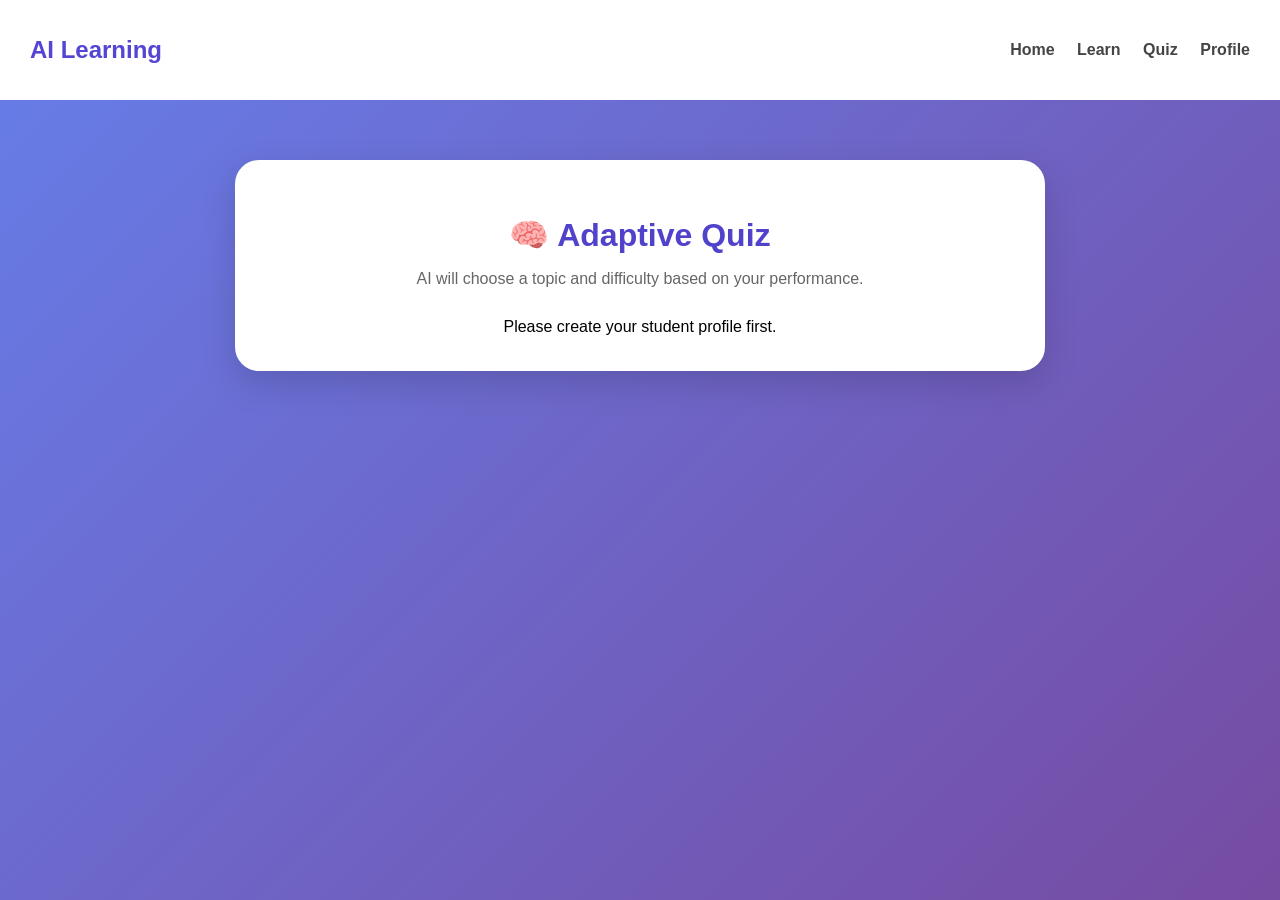
<file: templates/adaptive.html>
<!DOCTYPE html>
<html lang="en">

<head>
    <meta charset="UTF-8">
    <meta name="viewport" content="width=device-width, initial-scale=1.0">

    <title>Adaptive Quiz</title>

    <style>
        * {
            box-sizing: border-box;
            font-family: Arial, sans-serif;
        }

        body {
            margin: 0;
            min-height: 100vh;
            background: linear-gradient(135deg, #667eea, #764ba2);
        }

        nav {
            background: white;
            padding: 16px 30px;
            display: flex;
            justify-content: space-between;
            align-items: center;
        }

        nav h2 {
            color: #5545d4;
        }

        nav a {
            text-decoration: none;
            color: #444;
            margin-left: 18px;
            font-weight: bold;
        }

        .container {
            max-width: 850px;
            margin: 40px auto;
            padding: 20px;
        }

        .card {
            background: white;
            border-radius: 24px;
            padding: 35px;
            text-align: center;
            box-shadow: 0 12px 35px rgba(0,0,0,0.15);
        }

        h1 {
            color: #5142cc;
            margin-bottom: 10px;
        }

        .subtitle {
            color: #666;
            margin-bottom: 30px;
        }

        .analysis {
            background: #f5f3ff;
            border-radius: 18px;
            padding: 25px;
            margin-bottom: 25px;
        }

        .analysis h2 {
            color: #5545d4;
        }

        .topic {
            font-size: 25px;
            font-weight: bold;
            margin: 12px 0;
        }

        .accuracy {
            font-size: 18px;
            color: #666;
        }

        .difficulty {
            display: inline-block;
            margin-top: 15px;
            padding: 8px 18px;
            border-radius: 20px;
            background: #e8e4ff;
            color: #5545d4;
            font-weight: bold;
        }

        button {
            border: none;
            padding: 15px 28px;
            border-radius: 14px;
            background: #5545d4;
            color: white;
            font-size: 16px;
            font-weight: bold;
            cursor: pointer;
        }

        button:hover {
            opacity: 0.9;
        }

        .message {
            margin-top: 20px;
            color: #666;
        }
    </style>
</head>

<body>

<nav>

    <h2>AI Learning</h2>

    <div>
        <a href="/">Home</a>
        <a href="/learn">Learn</a>
        <a href="/quiz">Quiz</a>
        <a href="/profile">Profile</a>
    </div>

</nav>

<div class="container">

    <div class="card">

        <h1>🧠 Adaptive Quiz</h1>

        <p class="subtitle">
            AI will choose a topic and difficulty based on your performance.
        </p>

        <div id="loading">
            Analysing your learning progress...
        </div>

        <div id="analysis" style="display:none;">

            <div class="analysis">

                <h2>Recommended Practice</h2>

                <div class="topic" id="topic">
                    —
                </div>

                <div class="accuracy">
                    Previous Accuracy:
                    <strong id="accuracy">—</strong>
                </div>

                <div class="difficulty" id="difficulty">
                    —
                </div>

            </div>

            <button onclick="startAdaptiveQuiz()">
                Start Adaptive Quiz
            </button>

            <div class="message" id="message"></div>

        </div>

    </div>

</div>

<script>

    const studentId =
        localStorage.getItem("student_id") ||
        localStorage.getItem("studentId");

    let adaptiveTopic = "";

    async function loadAdaptiveRecommendation() {

        if (!studentId) {

            document.getElementById("loading").textContent =
                "Please create your student profile first.";

            return;
        }

        try {

            const response = await fetch(
                `/api/adaptive-quiz/${studentId}`
            );

            const data = await response.json();

            if (!data.success) {

                document.getElementById("loading").textContent =
                    data.message || "Complete a quiz first.";

                return;
            }

            adaptiveTopic = data.topic;

            document.getElementById("topic").textContent =
                data.topic;

            document.getElementById("accuracy").textContent =
                `${Number(data.accuracy).toFixed(1)}%`;

            document.getElementById("difficulty").textContent =
                `Difficulty: ${data.difficulty}`;

            document.getElementById("loading").style.display =
                "none";

            document.getElementById("analysis").style.display =
                "block";

        } catch (error) {

            console.error(error);

            document.getElementById("loading").textContent =
                "Could not analyse your progress.";
        }
    }


    function startAdaptiveQuiz() {

        if (!adaptiveTopic) {
            return;
        }

        localStorage.setItem(
            "adaptive_topic",
            adaptiveTopic
        );

        window.location.href =
            `/quiz?topic=${encodeURIComponent(adaptiveTopic)}`;
    }


    loadAdaptiveRecommendation();

</script>

</body>
</html>
</file>
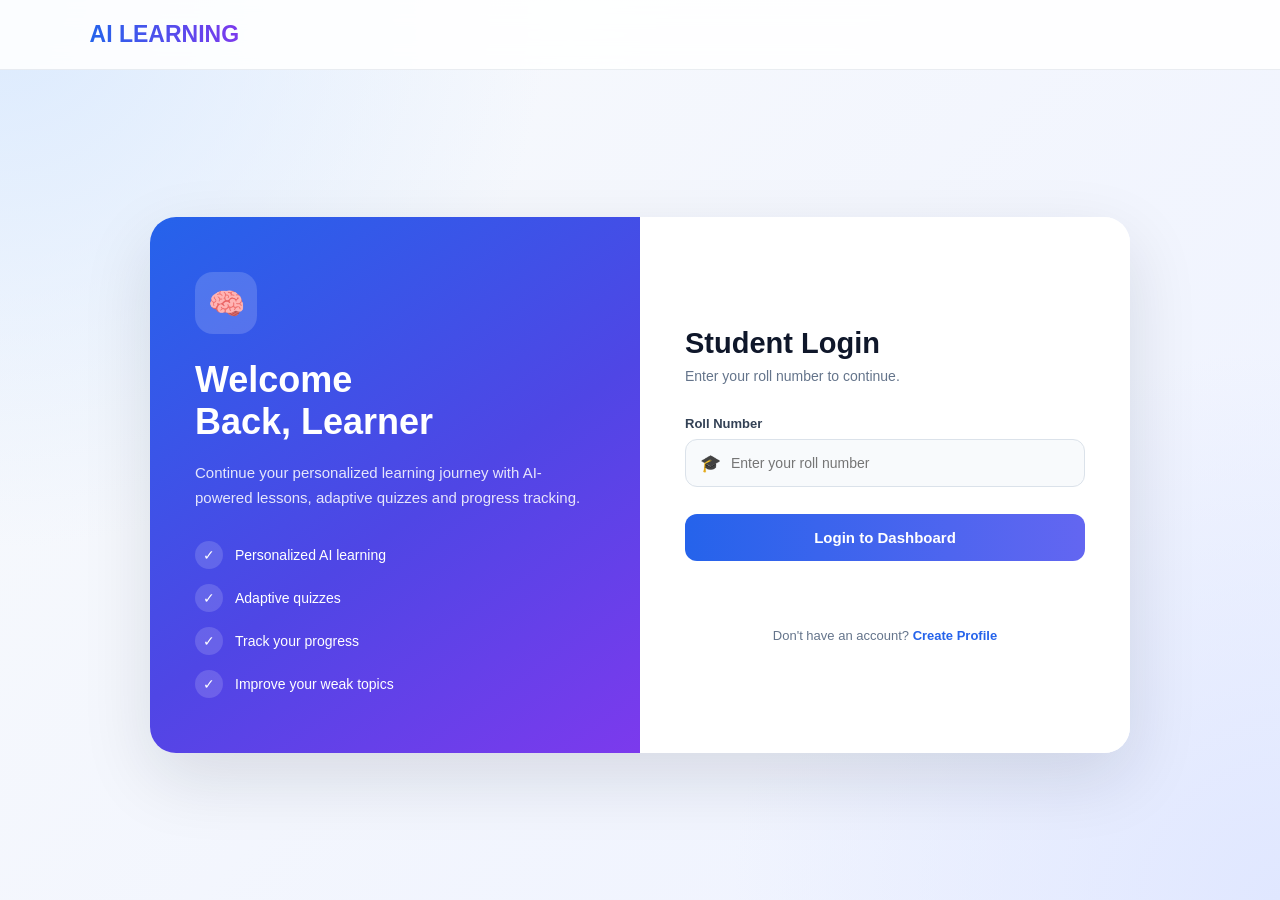
<file: templates/login.html>
<!DOCTYPE html>
<html lang="en">

<head>
    <meta charset="UTF-8">
    <meta name="viewport" content="width=device-width, initial-scale=1.0">

    <title>Student Login | AI Learning</title>

    <style>
        * {
            margin: 0;
            padding: 0;
            box-sizing: border-box;
            font-family: "Segoe UI", Arial, sans-serif;
        }

        body {
            min-height: 100vh;
            background:
                radial-gradient(circle at top left, #dbeafe 0%, transparent 35%),
                radial-gradient(circle at bottom right, #e0e7ff 0%, transparent 35%),
                linear-gradient(135deg, #f8fafc, #eef2ff);
            color: #1e293b;
        }

        nav {
            height: 70px;
            background: rgba(255, 255, 255, 0.88);
            backdrop-filter: blur(12px);
            display: flex;
            align-items: center;
            justify-content: space-between;
            padding: 0 7%;
            border-bottom: 1px solid rgba(148, 163, 184, 0.2);
        }

        .logo {
            font-size: 23px;
            font-weight: 800;
            background: linear-gradient(90deg, #2563eb, #7c3aed);
            -webkit-background-clip: text;
            -webkit-text-fill-color: transparent;
        }

        .nav-links {
            display: flex;
            gap: 25px;
            align-items: center;
        }

        .nav-links a {
            text-decoration: none;
            color: #475569;
            font-size: 14px;
            font-weight: 600;
        }

        .nav-links a:hover {
            color: #2563eb;
        }

        .page {
            min-height: calc(100vh - 70px);
            display: flex;
            align-items: center;
            justify-content: center;
            padding: 45px 20px;
        }

        .login-wrapper {
            width: 100%;
            max-width: 980px;
            display: grid;
            grid-template-columns: 1fr 1fr;
            background: rgba(255, 255, 255, 0.92);
            border-radius: 26px;
            overflow: hidden;
            box-shadow: 0 25px 70px rgba(15, 23, 42, 0.12);
        }

        .welcome-panel {
            background: linear-gradient(145deg, #2563eb, #4f46e5 55%, #7c3aed);
            color: white;
            padding: 55px 45px;
            display: flex;
            flex-direction: column;
            justify-content: center;
        }

        .ai-icon {
            width: 62px;
            height: 62px;
            border-radius: 18px;
            background: rgba(255, 255, 255, 0.16);
            display: flex;
            align-items: center;
            justify-content: center;
            font-size: 30px;
            margin-bottom: 25px;
        }

        .welcome-panel h1 {
            font-size: 36px;
            line-height: 1.15;
            margin-bottom: 18px;
        }

        .welcome-panel p {
            color: rgba(255, 255, 255, 0.86);
            line-height: 1.7;
            font-size: 15px;
        }

        .features {
            margin-top: 30px;
            display: flex;
            flex-direction: column;
            gap: 15px;
        }

        .feature {
            display: flex;
            align-items: center;
            gap: 12px;
            font-size: 14px;
        }

        .feature span {
            width: 28px;
            height: 28px;
            border-radius: 50%;
            background: rgba(255, 255, 255, 0.15);
            display: flex;
            align-items: center;
            justify-content: center;
        }

        .form-panel {
            padding: 55px 45px;
            background: white;
            display: flex;
            flex-direction: column;
            justify-content: center;
        }

        .form-header {
            margin-bottom: 32px;
        }

        .form-header h2 {
            font-size: 29px;
            color: #0f172a;
            margin-bottom: 8px;
        }

        .form-header p {
            color: #64748b;
            font-size: 14px;
        }

        .form-group {
            margin-bottom: 22px;
        }

        .form-group label {
            display: block;
            margin-bottom: 8px;
            font-size: 13px;
            font-weight: 700;
            color: #334155;
        }

        .input-box {
            position: relative;
        }

        .input-icon {
            position: absolute;
            left: 15px;
            top: 50%;
            transform: translateY(-50%);
            color: #64748b;
            font-size: 17px;
            pointer-events: none;
        }

        input {
            width: 100%;
            padding: 15px 15px 15px 45px;
            border: 1px solid #dbe2ea;
            border-radius: 12px;
            background: #f8fafc;
            outline: none;
            font-size: 14px;
            color: #1e293b;
        }

        input:focus {
            background: white;
            border-color: #6366f1;
            box-shadow: 0 0 0 4px rgba(99, 102, 241, 0.1);
        }

        .login-btn {
            width: 100%;
            border: none;
            padding: 15px;
            border-radius: 12px;
            background: linear-gradient(90deg, #2563eb, #6366f1);
            color: white;
            font-size: 15px;
            font-weight: 700;
            cursor: pointer;
            margin-top: 5px;
        }

        .login-btn:hover {
            transform: translateY(-2px);
        }

        .login-btn:disabled {
            opacity: 0.7;
            cursor: not-allowed;
        }

        #message {
            min-height: 25px;
            margin-top: 17px;
            text-align: center;
            font-size: 13px;
            line-height: 1.5;
        }

        .register-text {
            text-align: center;
            margin-top: 25px;
            font-size: 13px;
            color: #64748b;
        }

        .register-text a {
            color: #2563eb;
            text-decoration: none;
            font-weight: 700;
        }

        @media (max-width: 760px) {
            nav {
                padding: 0 20px;
            }

            .nav-links {
                gap: 15px;
            }

            .nav-links a:nth-child(1),
            .nav-links a:nth-child(2) {
                display: none;
            }

            .login-wrapper {
                grid-template-columns: 1fr;
                max-width: 500px;
            }

            .welcome-panel {
                padding: 35px 30px;
            }

            .welcome-panel h1 {
                font-size: 28px;
            }

            .features {
                display: none;
            }

            .form-panel {
                padding: 40px 25px;
            }
        }
    </style>
</head>

<body>

    <nav>
        <div class="logo">
            AI LEARNING  
        </div>

    
    </nav>

    <section class="page">

        <div class="login-wrapper">

            <div class="welcome-panel">

                <div class="ai-icon">
                    🧠
                </div>

                <h1>
                    Welcome<br>
                    Back, Learner
                </h1>

                <p>
                    Continue your personalized learning journey
                    with AI-powered lessons, adaptive quizzes
                    and progress tracking.
                </p>

                <div class="features">

                    <div class="feature">
                        <span>✓</span>
                        Personalized AI learning
                    </div>

                    <div class="feature">
                        <span>✓</span>
                        Adaptive quizzes
                    </div>

                    <div class="feature">
                        <span>✓</span>
                        Track your progress
                    </div>

                    <div class="feature">
                        <span>✓</span>
                        Improve your weak topics
                    </div>

                </div>

            </div>

            <div class="form-panel">

                <div class="form-header">
                    <h2>Student Login</h2>

                    <p>
                        Enter your roll number to continue.
                    </p>
                </div>

                <form id="loginForm">

                    <div class="form-group">

                        <label for="roll_no">
                            Roll Number
                        </label>

                        <div class="input-box">

                            <span class="input-icon">
                                🎓
                            </span>

                            <input
                                type="text"
                                id="roll_no"
                                placeholder="Enter your roll number"
                                autocomplete="username"
                                required
                            >

                        </div>

                    </div>

                    <button
                        type="submit"
                        class="login-btn"
                        id="loginBtn"
                    >
                        Login to Dashboard
                    </button>

                </form>

                <div id="message"></div>

                <div class="register-text">
                    Don't have an account?
                    <a href="/register">
                        Create Profile
                    </a>
                </div>

            </div>

        </div>

    </section>


    <script>

        const loginForm = document.getElementById("loginForm");
        const loginBtn = document.getElementById("loginBtn");
        const message = document.getElementById("message");
        const rollInput = document.getElementById("roll_no");


        loginForm.addEventListener("submit", async function(event) {

            event.preventDefault();

            const rollNo = rollInput.value.trim();

            if (!rollNo) {
                message.innerHTML =
                    "<span style='color:red;'>Please enter Roll Number.</span>";
                return;
            }

            loginBtn.disabled = true;
            loginBtn.innerText = "Logging in...";
            message.innerHTML = "Checking Roll Number...";


            try {

                const response = await fetch("/api/login", {

                    method: "POST",

                    headers: {
                        "Content-Type": "application/json"
                    },

                    body: JSON.stringify({
                        roll_no: rollNo
                    })

                });


                const data = await response.json();


                if (data.success) {

                    message.innerHTML =
                        "<span style='color:green;'>Login successful! Redirecting...</span>";


                    localStorage.setItem(
                        "student_id",
                        data.student.id
                    );

                    localStorage.setItem(
                        "studentId",
                        data.student.id
                    );

                    localStorage.setItem(
                        "student_name",
                        data.student.name
                    );

                    localStorage.setItem(
                        "student_roll_no",
                        data.student.roll_no
                    );


                    setTimeout(function() {

                        window.location.href = "/learn";

                    }, 500);


                } else {

                    message.innerHTML =
                        "<span style='color:red;'>" +
                        (data.message || "Login failed.") +
                        "</span>";

                    loginBtn.disabled = false;
                    loginBtn.innerText = "Login to Dashboard";

                }

            } catch (error) {

                console.error("Login Error:", error);

                message.innerHTML =
                    "<span style='color:red;'>Server error. Please try again.</span>";

                loginBtn.disabled = false;
                loginBtn.innerText = "Login to Dashboard";

            }

        });

    </script>

</body>
</html>
</file>
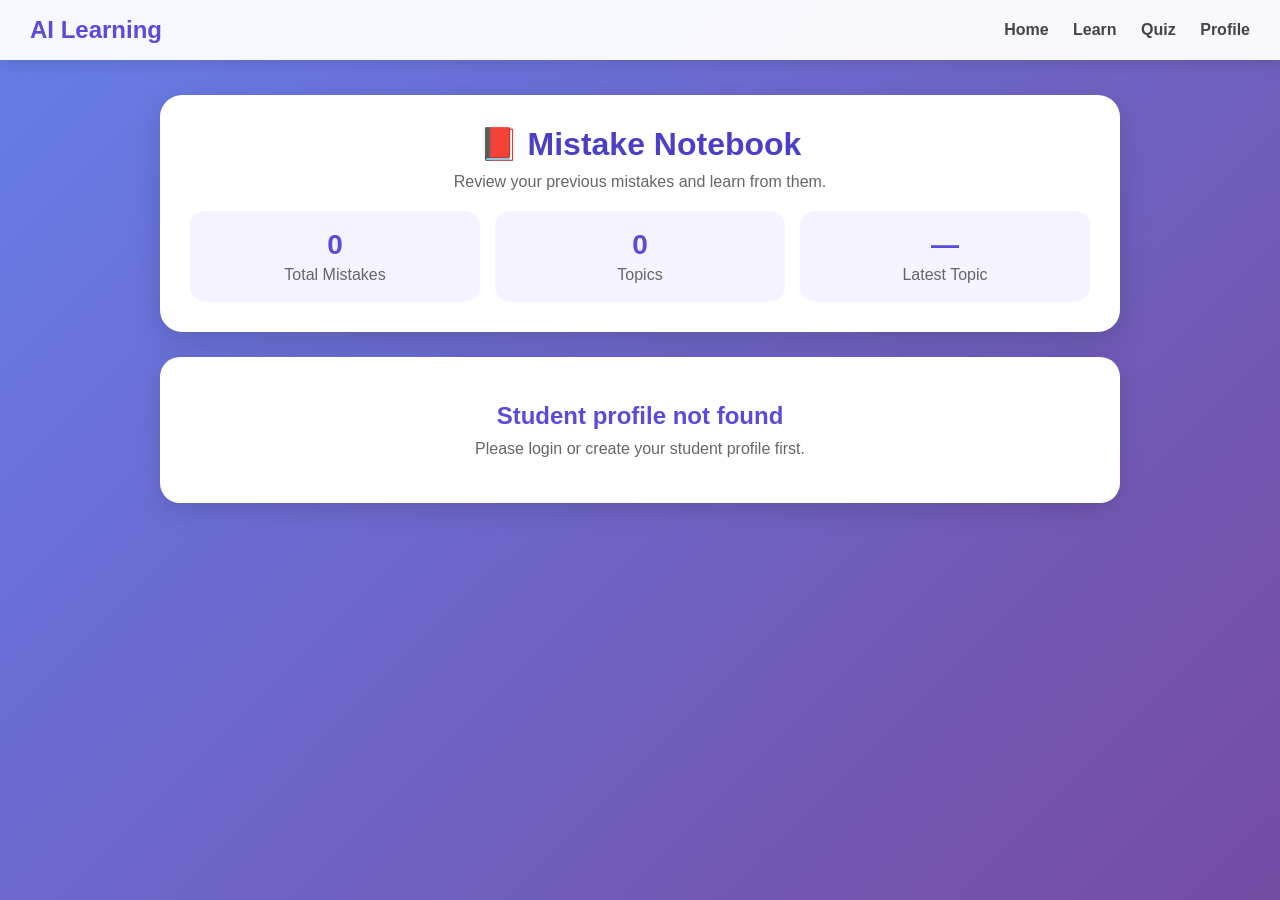
<file: templates/mistakes.html>
<!DOCTYPE html>
<html lang="en">
<head>
    <meta charset="UTF-8">
    <meta name="viewport" content="width=device-width, initial-scale=1.0">

    <title>Mistake Notebook</title>

    <style>
        * {
            box-sizing: border-box;
            margin: 0;
            padding: 0;
            font-family: Arial, sans-serif;
        }

        body {
            min-height: 100vh;
            background: linear-gradient(135deg, #667eea, #764ba2);
            padding-bottom: 40px;
        }

        nav {
            background: rgba(255,255,255,0.95);
            padding: 16px 30px;
            display: flex;
            justify-content: space-between;
            align-items: center;
            box-shadow: 0 4px 15px rgba(0,0,0,0.12);
        }

        nav h2 {
            color: #5b4bdb;
        }

        nav a {
            text-decoration: none;
            color: #444;
            margin-left: 20px;
            font-weight: bold;
        }

        .container {
            max-width: 1000px;
            margin: 35px auto;
            padding: 0 20px;
        }

        .header {
            background: white;
            padding: 30px;
            border-radius: 22px;
            text-align: center;
            margin-bottom: 25px;
            box-shadow: 0 10px 30px rgba(0,0,0,0.15);
        }

        .header h1 {
            color: #4c3fc7;
            margin-bottom: 10px;
        }

        .header p {
            color: #666;
        }

        .stats {
            display: grid;
            grid-template-columns: repeat(3, 1fr);
            gap: 15px;
            margin-top: 20px;
        }

        .stat {
            background: #f5f3ff;
            padding: 18px;
            border-radius: 15px;
        }

        .stat h3 {
            font-size: 28px;
            color: #5b4bdb;
        }

        .stat p {
            margin-top: 5px;
            color: #666;
        }

        .mistake-card {
            background: white;
            border-radius: 20px;
            padding: 25px;
            margin-bottom: 20px;
            box-shadow: 0 8px 25px rgba(0,0,0,0.12);
        }

        .topic {
            display: inline-block;
            background: #eeeaff;
            color: #5545d4;
            padding: 7px 13px;
            border-radius: 20px;
            font-size: 13px;
            font-weight: bold;
            margin-bottom: 15px;
        }

        .question {
            font-size: 18px;
            font-weight: bold;
            color: #222;
            line-height: 1.5;
            margin-bottom: 18px;
        }

        .answer-box {
            display: grid;
            gap: 10px;
        }

        .your-answer,
        .correct-answer {
            padding: 13px 15px;
            border-radius: 12px;
        }

        .your-answer {
            background: #ffecec;
            border-left: 5px solid #e74c3c;
        }

        .correct-answer {
            background: #eafaf0;
            border-left: 5px solid #27ae60;
        }

        .answer-box strong {
            display: block;
            margin-bottom: 5px;
        }

        .explanation {
            margin-top: 18px;
            background: #f7f7f7;
            padding: 15px;
            border-radius: 12px;
            color: #555;
            line-height: 1.5;
        }

        .date {
            margin-top: 15px;
            color: #888;
            font-size: 13px;
        }

        .empty {
            background: white;
            padding: 45px 25px;
            text-align: center;
            border-radius: 20px;
            color: #666;
            box-shadow: 0 8px 25px rgba(0,0,0,0.12);
        }

        .empty h2 {
            color: #5b4bdb;
            margin-bottom: 10px;
        }

        .loading {
            text-align: center;
            color: white;
            font-size: 18px;
            padding: 40px;
        }

        @media (max-width: 700px) {
            nav {
                padding: 15px;
            }

            nav a {
                margin-left: 8px;
                font-size: 13px;
            }

            .stats {
                grid-template-columns: 1fr;
            }

            .header {
                padding: 22px;
            }
        }
    </style>
</head>

<body>

<nav>
    <h2>AI Learning</h2>

    <div>
        <a href="/">Home</a>
        <a href="/learn">Learn</a>
        <a href="/quiz">Quiz</a>
        <a href="/profile">Profile</a>
    </div>
</nav>

<div class="container">

    <div class="header">
        <h1>📕 Mistake Notebook</h1>
        <p>Review your previous mistakes and learn from them.</p>

        <div class="stats">
            <div class="stat">
                <h3 id="totalMistakes">0</h3>
                <p>Total Mistakes</p>
            </div>

            <div class="stat">
                <h3 id="topicsCount">0</h3>
                <p>Topics</p>
            </div>

            <div class="stat">
                <h3 id="latestMistake">—</h3>
                <p>Latest Topic</p>
            </div>
        </div>
    </div>

    <div id="loading" class="loading">
        Loading mistakes...
    </div>

    <div id="mistakesContainer"></div>

</div>

<script>

    const studentId =
        localStorage.getItem("student_id") ||
        localStorage.getItem("studentId");

    function escapeHTML(value) {
        const div = document.createElement("div");
        div.textContent = value ?? "";
        return div.innerHTML;
    }

    function getValue(obj, keys) {
        for (const key of keys) {
            if (
                obj &&
                obj[key] !== undefined &&
                obj[key] !== null &&
                obj[key] !== ""
            ) {
                return obj[key];
            }
        }

        return "";
    }

    async function loadMistakes() {

        const loading = document.getElementById("loading");
        const container = document.getElementById("mistakesContainer");

        if (!studentId) {
            loading.style.display = "none";

            container.innerHTML = `
                <div class="empty">
                    <h2>Student profile not found</h2>
                    <p>Please login or create your student profile first.</p>
                </div>
            `;

            return;
        }

        try {

            const response = await fetch(
                `/api/student/${studentId}/mistakes`
            );

            const data = await response.json();

            loading.style.display = "none";

            const mistakes = data.mistakes || [];

            document.getElementById("totalMistakes").textContent =
                mistakes.length;

            const topics = new Set();

            mistakes.forEach(mistake => {

                const topic = getValue(
                    mistake,
                    ["topic", "subject"]
                );

                if (topic) {
                    topics.add(topic);
                }

            });

            document.getElementById("topicsCount").textContent =
                topics.size;

            if (mistakes.length > 0) {

                const latestTopic = getValue(
                    mistakes[0],
                    ["topic", "subject"]
                );

                document.getElementById("latestMistake").textContent =
                    latestTopic || "—";
            }

            if (mistakes.length === 0) {

                container.innerHTML = `
                    <div class="empty">
                        <h2>🎉 No mistakes yet!</h2>
                        <p>
                            Complete a quiz and your wrong answers
                            will appear here.
                        </p>
                    </div>
                `;

                return;
            }

            container.innerHTML = mistakes.map((mistake, index) => {

                const topic = getValue(
                    mistake,
                    ["topic", "subject"]
                );

                const question = getValue(
                    mistake,
                    ["question", "question_text"]
                );

                const studentAnswer = getValue(
                    mistake,
                    [
                        "student_answer",
                        "selected_answer",
                        "user_answer"
                    ]
                );

                const correctAnswer = getValue(
                    mistake,
                    [
                        "correct_answer",
                        "answer"
                    ]
                );

                const explanation = getValue(
                    mistake,
                    [
                        "explanation",
                        "reason"
                    ]
                );

                const createdAt = getValue(
                    mistake,
                    [
                        "created_at",
                        "date",
                        "timestamp"
                    ]
                );

                return `
                    <div class="mistake-card">

                        <div class="topic">
                            ${escapeHTML(topic || "General")}
                        </div>

                        <div class="question">
                            ${index + 1}. ${escapeHTML(question)}
                        </div>

                        <div class="answer-box">

                            <div class="your-answer">
                                <strong>Your Answer</strong>
                                ${escapeHTML(
                                    studentAnswer || "Not answered"
                                )}
                            </div>

                            <div class="correct-answer">
                                <strong>Correct Answer</strong>
                                ${escapeHTML(
                                    correctAnswer || "Not available"
                                )}
                            </div>

                        </div>

                        ${
                            explanation
                            ? `
                                <div class="explanation">
                                    <strong>💡 Explanation</strong><br>
                                    ${escapeHTML(explanation)}
                                </div>
                            `
                            : ""
                        }

                        ${
                            createdAt
                            ? `
                                <div class="date">
                                    📅 ${escapeHTML(createdAt)}
                                </div>
                            `
                            : ""
                        }

                    </div>
                `;

            }).join("");

        } catch (error) {

            console.error(error);

            loading.style.display = "none";

            container.innerHTML = `
                <div class="empty">
                    <h2>Something went wrong</h2>
                    <p>
                        Mistakes could not be loaded.
                        Please restart the Flask server and try again.
                    </p>
                </div>
            `;
        }
    }

    loadMistakes();

</script>

</body>
</html>
</file>
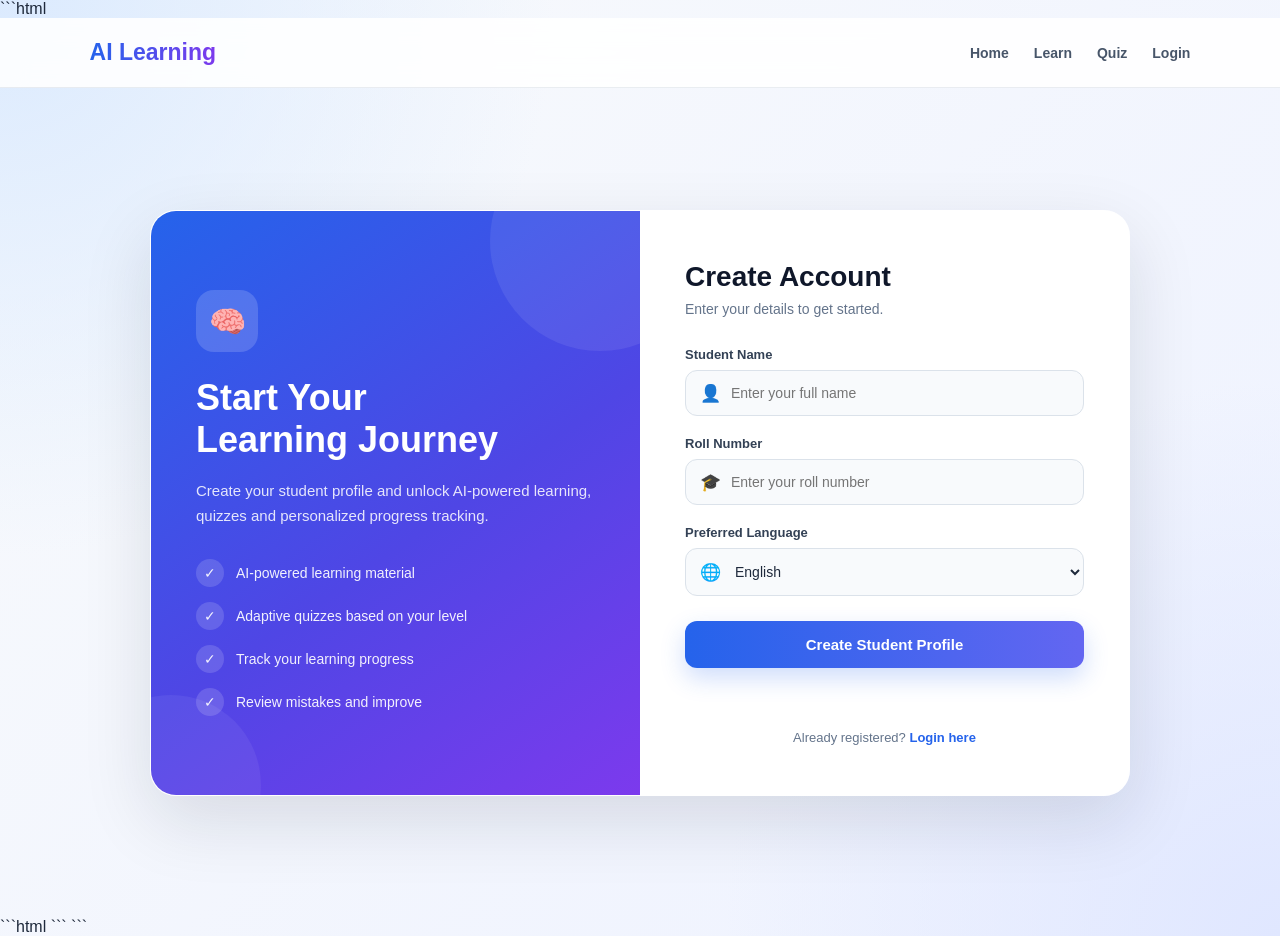
<file: templates/register.html>
```html
<!DOCTYPE html>
<html lang="en">

<head>
    <meta charset="UTF-8">
    <meta name="viewport" content="width=device-width, initial-scale=1.0">

    <title>Student Registration | AI Learning</title>

    <style>
        * {
            margin: 0;
            padding: 0;
            box-sizing: border-box;
            font-family: "Segoe UI", Arial, sans-serif;
        }

        body {
            min-height: 100vh;
            background:
                radial-gradient(circle at top left, #dbeafe 0%, transparent 35%),
                radial-gradient(circle at bottom right, #e0e7ff 0%, transparent 35%),
                linear-gradient(135deg, #f8fafc, #eef2ff);

            color: #1e293b;
        }

        /* NAVBAR */

        nav {
            height: 70px;
            background: rgba(255, 255, 255, 0.88);
            backdrop-filter: blur(12px);

            display: flex;
            align-items: center;
            justify-content: space-between;

            padding: 0 7%;

            border-bottom: 1px solid rgba(148, 163, 184, 0.2);

            position: sticky;
            top: 0;
            z-index: 10;
        }

        .logo {
            font-size: 23px;
            font-weight: 800;

            background: linear-gradient(90deg, #2563eb, #7c3aed);
            -webkit-background-clip: text;
            -webkit-text-fill-color: transparent;
        }

        .nav-links {
            display: flex;
            gap: 25px;
            align-items: center;
        }

        .nav-links a {
            text-decoration: none;
            color: #475569;
            font-size: 14px;
            font-weight: 600;

            transition: 0.2s;
        }

        .nav-links a:hover {
            color: #2563eb;
        }

        /* MAIN */

        .page {
            min-height: calc(100vh - 70px);

            display: flex;
            align-items: center;
            justify-content: center;

            padding: 45px 20px;
        }

        .register-wrapper {
            width: 100%;
            max-width: 980px;

            display: grid;
            grid-template-columns: 1fr 1fr;

            background: rgba(255, 255, 255, 0.9);

            border-radius: 26px;

            overflow: hidden;

            box-shadow:
                0 25px 70px rgba(15, 23, 42, 0.12);

            border: 1px solid rgba(255, 255, 255, 0.8);
        }

        /* LEFT PANEL */

        .welcome-panel {
            background:
                linear-gradient(145deg, #2563eb, #4f46e5 55%, #7c3aed);

            color: white;

            padding: 55px 45px;

            display: flex;
            flex-direction: column;
            justify-content: center;

            position: relative;
            overflow: hidden;
        }

        .welcome-panel::before {
            content: "";

            width: 220px;
            height: 220px;

            border-radius: 50%;

            background: rgba(255, 255, 255, 0.08);

            position: absolute;
            top: -80px;
            right: -70px;
        }

        .welcome-panel::after {
            content: "";

            width: 180px;
            height: 180px;

            border-radius: 50%;

            background: rgba(255, 255, 255, 0.06);

            position: absolute;
            bottom: -80px;
            left: -70px;
        }

        .ai-icon {
            width: 62px;
            height: 62px;

            border-radius: 18px;

            background: rgba(255, 255, 255, 0.16);

            display: flex;
            align-items: center;
            justify-content: center;

            font-size: 30px;

            margin-bottom: 25px;

            position: relative;
            z-index: 2;
        }

        .welcome-panel h1 {
            font-size: 36px;
            line-height: 1.15;

            margin-bottom: 18px;

            position: relative;
            z-index: 2;
        }

        .welcome-panel p {
            color: rgba(255, 255, 255, 0.86);

            line-height: 1.7;

            font-size: 15px;

            position: relative;
            z-index: 2;
        }

        .features {
            margin-top: 30px;

            display: flex;
            flex-direction: column;
            gap: 15px;

            position: relative;
            z-index: 2;
        }

        .feature {
            display: flex;
            align-items: center;
            gap: 12px;

            font-size: 14px;

            color: rgba(255, 255, 255, 0.92);
        }

        .feature span {
            width: 28px;
            height: 28px;

            border-radius: 50%;

            background: rgba(255, 255, 255, 0.15);

            display: flex;
            align-items: center;
            justify-content: center;
        }

        /* FORM PANEL */

        .form-panel {
            padding: 50px 45px;

            background: white;
        }

        .form-header {
            margin-bottom: 30px;
        }

        .form-header h2 {
            font-size: 28px;

            color: #0f172a;

            margin-bottom: 8px;
        }

        .form-header p {
            color: #64748b;

            font-size: 14px;
        }

        .form-group {
            margin-bottom: 20px;
        }

        .form-group label {
            display: block;

            margin-bottom: 8px;

            font-size: 13px;
            font-weight: 700;

            color: #334155;
        }

        .input-box {
            position: relative;
        }

        .input-icon {
            position: absolute;

            left: 15px;
            top: 50%;

            transform: translateY(-50%);

            color: #64748b;

            font-size: 17px;
        }

        input,
        select {
            width: 100%;

            padding: 14px 15px 14px 45px;

            border: 1px solid #dbe2ea;

            border-radius: 12px;

            background: #f8fafc;

            outline: none;

            font-size: 14px;

            color: #1e293b;

            transition: 0.2s;
        }

        select {
            cursor: pointer;
        }

        input:focus,
        select:focus {
            background: white;

            border-color: #6366f1;

            box-shadow: 0 0 0 4px rgba(99, 102, 241, 0.1);
        }

        .register-btn {
            width: 100%;

            border: none;

            padding: 15px;

            border-radius: 12px;

            background: linear-gradient(90deg, #2563eb, #6366f1);

            color: white;

            font-size: 15px;

            font-weight: 700;

            cursor: pointer;

            margin-top: 5px;

            box-shadow: 0 10px 25px rgba(37, 99, 235, 0.22);

            transition: 0.2s;
        }

        .register-btn:hover {
            transform: translateY(-2px);

            box-shadow: 0 14px 30px rgba(37, 99, 235, 0.3);
        }

        .register-btn:active {
            transform: translateY(0);
        }

        #message {
            min-height: 25px;

            margin-top: 15px;

            text-align: center;

            font-size: 13px;
        }

        .login-text {
            text-align: center;

            margin-top: 22px;

            font-size: 13px;

            color: #64748b;
        }

        .login-text a {
            color: #2563eb;

            text-decoration: none;

            font-weight: 700;
        }

        .login-text a:hover {
            text-decoration: underline;
        }

        /* MOBILE */

        @media (max-width: 760px) {

            nav {
                padding: 0 20px;
            }

            .nav-links {
                gap: 12px;
            }

            .nav-links a:nth-child(1),
            .nav-links a:nth-child(2) {
                display: none;
            }

            .register-wrapper {
                grid-template-columns: 1fr;

                max-width: 500px;
            }

            .welcome-panel {
                padding: 35px 30px;
            }

            .welcome-panel h1 {
                font-size: 28px;
            }

            .features {
                display: none;
            }

            .form-panel {
                padding: 35px 25px;
            }
        }
    </style>
</head>

<body>

    <!-- NAVBAR -->

    <nav>

        <div class="logo">
            AI Learning
        </div>

        <div class="nav-links">
            <a href="/">Home</a>
            <a href="/learn">Learn</a>
            <a href="/quiz">Quiz</a>
            <a href="/login">Login</a>
        </div>

    </nav>


    <!-- PAGE -->

    <section class="page">

        <div class="register-wrapper">

            <!-- LEFT -->

            <div class="welcome-panel">

                <div class="ai-icon">
                    🧠
                </div>

                <h1>
                    Start Your<br>
                    Learning Journey
                </h1>

                <p>
                    Create your student profile and unlock
                    AI-powered learning, quizzes and
                    personalized progress tracking.
                </p>

                <div class="features">

                    <div class="feature">
                        <span>✓</span>
                        AI-powered learning material
                    </div>

                    <div class="feature">
                        <span>✓</span>
                        Adaptive quizzes based on your level
                    </div>

                    <div class="feature">
                        <span>✓</span>
                        Track your learning progress
                    </div>

                    <div class="feature">
                        <span>✓</span>
                        Review mistakes and improve
                    </div>

                </div>

            </div>


            <!-- FORM -->

            <div class="form-panel">

                <div class="form-header">

                    <h2>
                        Create Account
                    </h2>

                    <p>
                        Enter your details to get started.
                    </p>

                </div>


                <form id="registerForm">

                    <div class="form-group">

                        <label for="name">
                            Student Name
                        </label>

                        <div class="input-box">

                            <span class="input-icon">
                                👤
                            </span>

                            <input
                                type="text"
                                id="name"
                                placeholder="Enter your full name"
                                autocomplete="name"
                                required
                            >

                        </div>

                    </div>


                    <div class="form-group">

                        <label for="roll_no">
                            Roll Number
                        </label>

                        <div class="input-box">

                            <span class="input-icon">
                                🎓
                            </span>

                            <input
                                type="text"
                                id="roll_no"
                                placeholder="Enter your roll number"
                                required
                            >

                        </div>

                    </div>


                    <div class="form-group">

                        <label for="language">
                            Preferred Language
                        </label>

                        <div class="input-box">

                            <span class="input-icon">
                                🌐
                            </span>

                            <select id="language">

                                <option value="English">
                                    English
                                </option>

                                <option value="Hindi">
                                    Hindi
                                </option>

                                <option value="Marathi">
                                    Marathi
                                </option>

                            </select>

                        </div>

                    </div>


                    <button
                        type="submit"
                        class="register-btn"
                        id="registerBtn"
                    >
                        Create Student Profile
                    </button>

                </form>


                <div id="message"></div>


                <div class="login-text">

                    Already registered?

                    <a href="/login">
                        Login here
                    </a>

                </div>

            </div>

        </div>

    </section>

```html
<script>
    const form = document.getElementById("registerForm");
    const message = document.getElementById("message");
    const button = document.getElementById("registerBtn");

    form.addEventListener("submit", async function (event) {
        event.preventDefault();

        const name = document.getElementById("name").value.trim();
        const rollNo = document.getElementById("roll_no").value.trim();
        const language = document.getElementById("language").value;

        if (!name) {
            message.innerHTML =
                "<span style='color:#dc2626;'>Please enter student name.</span>";
            return;
        }

        if (!rollNo) {
            message.innerHTML =
                "<span style='color:#dc2626;'>Please enter roll number.</span>";
            return;
        }

        button.disabled = true;
        button.innerText = "Creating Profile...";
        message.innerHTML = "";

        try {
            const response = await fetch("/profile", {
                method: "POST",
                headers: {
                    "Content-Type": "application/json"
                },
                credentials: "same-origin",
                body: JSON.stringify({
                    name: name,
                    roll_no: rollNo,
                    language: language
                })
            });

            const data = await response.json();

            if (!response.ok || !data.success) {
                throw new Error(
                    data.message || "Unable to create student profile."
                );
            }

            if (data.student) {
                localStorage.setItem(
                    "student_id",
                    data.student.id
                );

                localStorage.setItem(
                    "studentId",
                    data.student.id
                );

                localStorage.setItem(
                    "student_name",
                    data.student.name
                );

                localStorage.setItem(
                    "student_roll_no",
                    data.student.roll_no
                );

                localStorage.setItem(
                    "student_language",
                    data.student.language
                );
            }

            message.innerHTML =
                "<span style='color:#16a34a;'>Profile created successfully!</span>";

            button.innerText = "Profile Created";

            setTimeout(function () {
                window.location.href = "/learn";
            }, 800);

        } catch (error) {
            console.error("Registration error:", error);

            message.innerHTML =
                "<span style='color:#dc2626;'>" +
                error.message +
                "</span>";

            button.disabled = false;
            button.innerText = "Create Student Profile";
        }
    });
</script>
```


</body>

</html>
```
</file>
